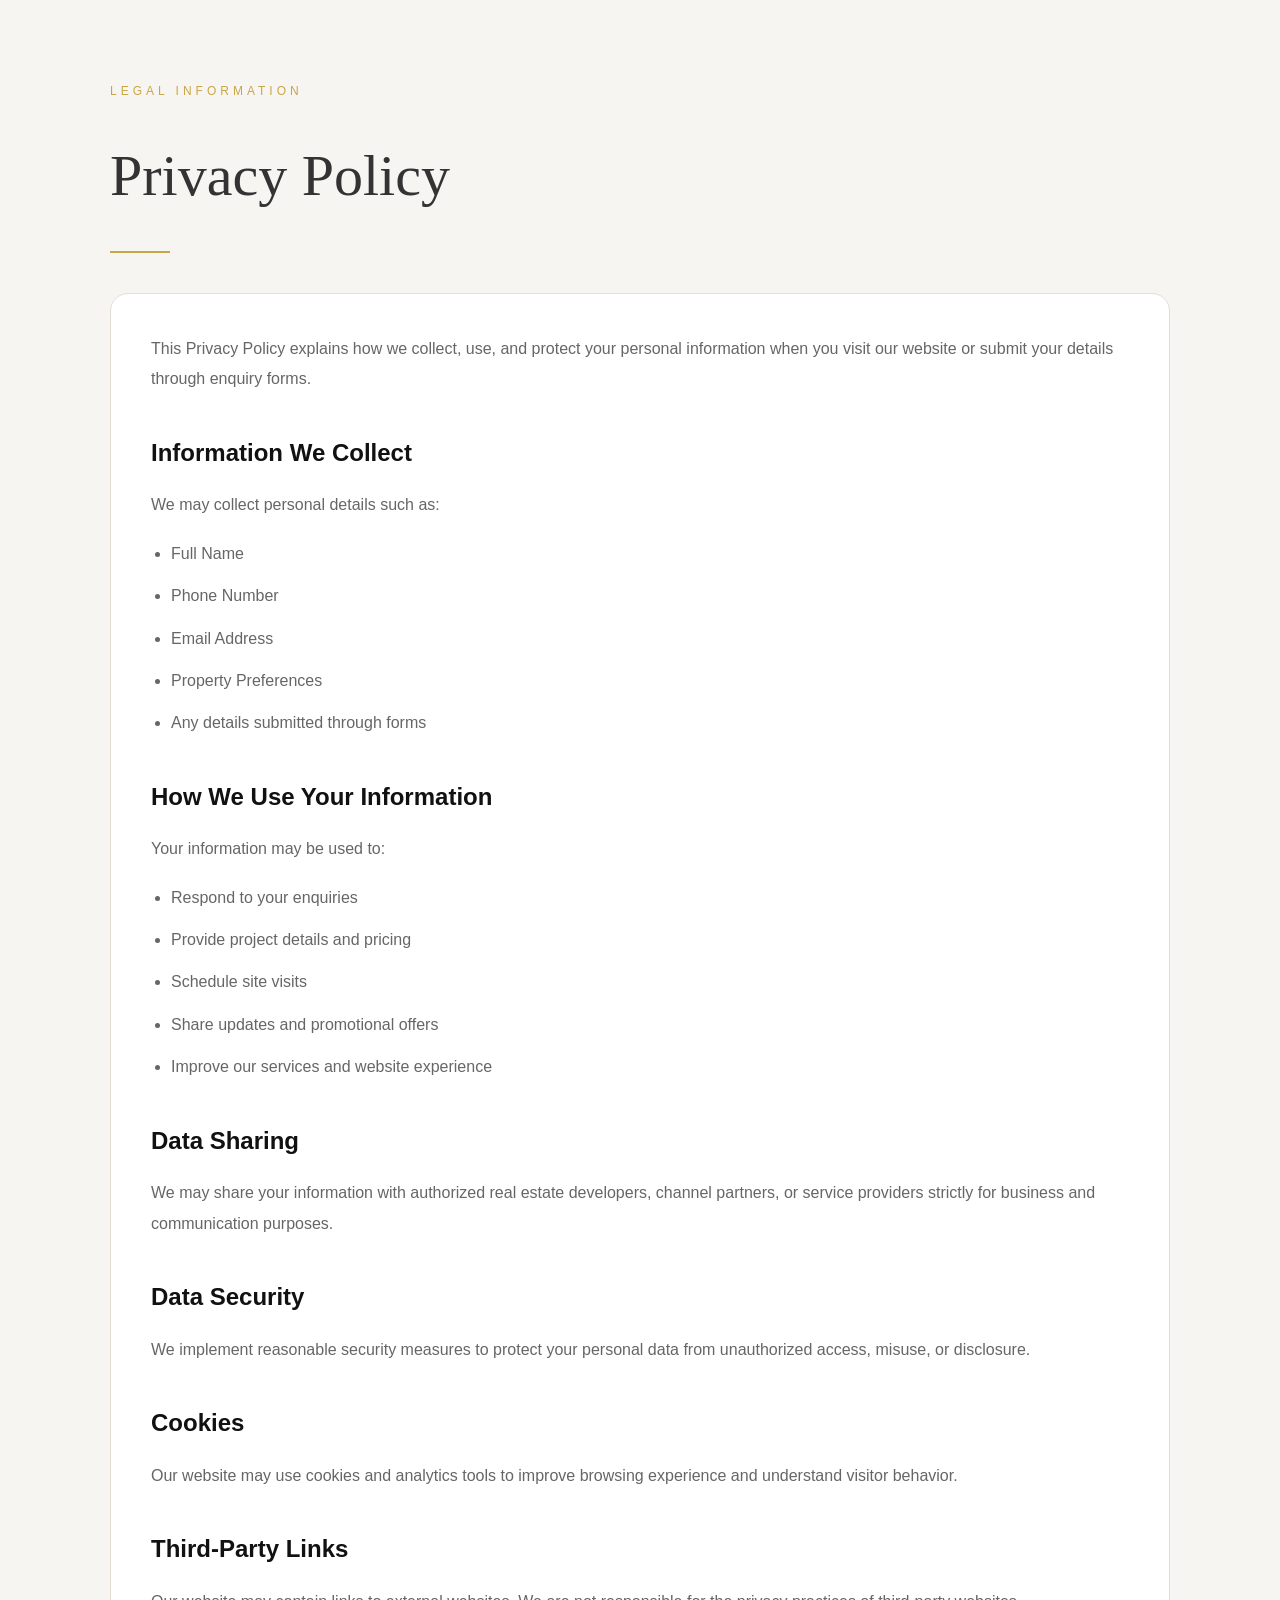
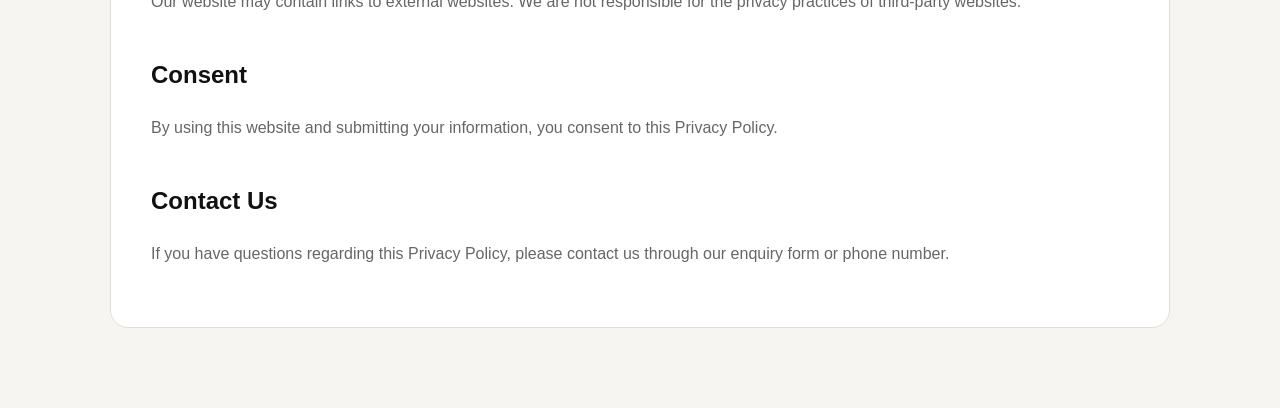
<file: privacy-policy.html>
<!DOCTYPE html>
<html lang="en">
<head>
  <meta charset="UTF-8">
  <meta name="viewport" content="width=device-width, initial-scale=1.0">
  <title>Privacy Policy</title>

  <style>

    *{
      margin:0;
      padding:0;
      box-sizing:border-box;
      font-family: Arial, sans-serif;
    }

    body{
      background:#f7f5f2;
      color:#333;
      line-height:1.9;
    }

    .policy-section{
      max-width:1100px;
      margin:auto;
      padding:80px 20px;
    }

    .small-title{
      color:#c9a646;
      text-transform:uppercase;
      letter-spacing:4px;
      font-size:12px;
      margin-bottom:18px;
    }

    .main-title{
      font-size:58px;
      font-family: Georgia, serif;
      font-weight:300;
      margin-bottom:20px;
    }

    .gold-line{
      width:60px;
      height:2px;
      background:#c9a646;
      margin-bottom:40px;
    }

    .policy-content{
      background:#fff;
      border:1px solid #e3ddd4;
      border-radius:18px;
      padding:40px;
    }

    .policy-content h3{
      margin-top:35px;
      margin-bottom:15px;
      color:#111;
      font-size:24px;
    }

    .policy-content p{
      margin-bottom:18px;
      color:#666;
      font-size:16px;
    }

    .policy-content ul{
      margin-left:20px;
      color:#666;
    }

    .policy-content li{
      margin-bottom:12px;
    }

    @media(max-width:768px){

      .main-title{
        font-size:42px;
      }

      .policy-content{
        padding:25px;
      }

    }

  </style>
</head>
<body>

  <section class="policy-section">

    <div class="small-title">
      Legal Information
    </div>

    <h1 class="main-title">
      Privacy Policy
    </h1>

    <div class="gold-line"></div>

    <div class="policy-content">

      <p>
        This Privacy Policy explains how we collect, use,
        and protect your personal information when you visit
        our website or submit your details through enquiry forms.
      </p>

      <h3>Information We Collect</h3>

      <p>
        We may collect personal details such as:
      </p>

      <ul>
        <li>Full Name</li>
        <li>Phone Number</li>
        <li>Email Address</li>
        <li>Property Preferences</li>
        <li>Any details submitted through forms</li>
      </ul>

      <h3>How We Use Your Information</h3>

      <p>
        Your information may be used to:
      </p>

      <ul>
        <li>Respond to your enquiries</li>
        <li>Provide project details and pricing</li>
        <li>Schedule site visits</li>
        <li>Share updates and promotional offers</li>
        <li>Improve our services and website experience</li>
      </ul>

      <h3>Data Sharing</h3>

      <p>
        We may share your information with authorized real estate
        developers, channel partners, or service providers strictly
        for business and communication purposes.
      </p>

      <h3>Data Security</h3>

      <p>
        We implement reasonable security measures to protect your
        personal data from unauthorized access, misuse, or disclosure.
      </p>

      <h3>Cookies</h3>

      <p>
        Our website may use cookies and analytics tools to improve
        browsing experience and understand visitor behavior.
      </p>

      <h3>Third-Party Links</h3>

      <p>
        Our website may contain links to external websites.
        We are not responsible for the privacy practices
        of third-party websites.
      </p>

      <h3>Consent</h3>

      <p>
        By using this website and submitting your information,
        you consent to this Privacy Policy.
      </p>

      <h3>Contact Us</h3>

      <p>
        If you have questions regarding this Privacy Policy,
        please contact us through our enquiry form or phone number.
      </p>

    </div>

  </section>

</body>
</html>
</file>
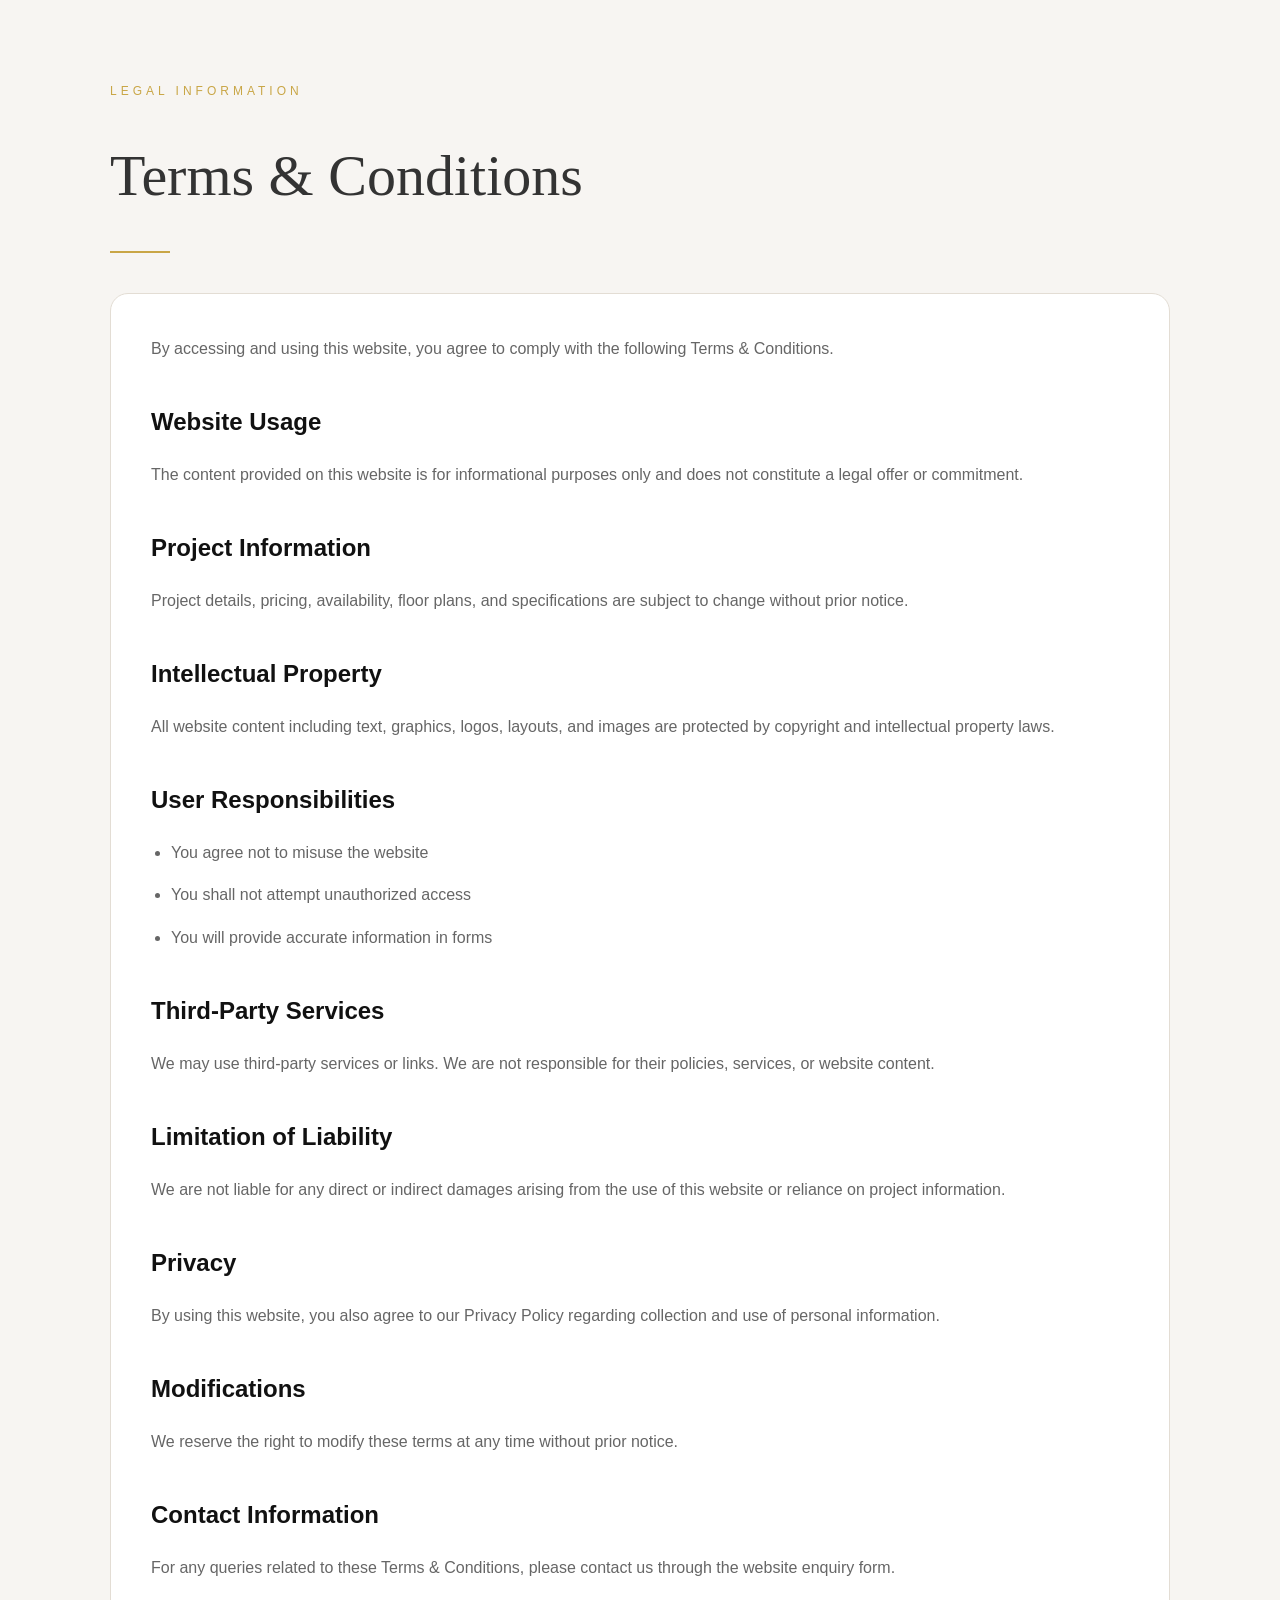
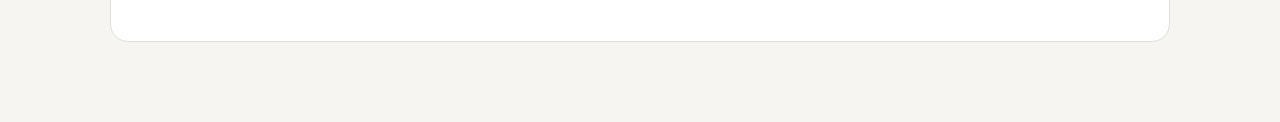
<file: terms_condition.html>
<!DOCTYPE html>
<html lang="en">
<head>
  <meta charset="UTF-8">
  <meta name="viewport" content="width=device-width, initial-scale=1.0">
  <title>Terms & Conditions</title>

  <style>

    *{
      margin:0;
      padding:0;
      box-sizing:border-box;
      font-family: Arial, sans-serif;
    }

    body{
      background:#f7f5f2;
      color:#333;
      line-height:1.9;
    }

    .terms-section{
      max-width:1100px;
      margin:auto;
      padding:80px 20px;
    }

    .small-title{
      color:#c9a646;
      text-transform:uppercase;
      letter-spacing:4px;
      font-size:12px;
      margin-bottom:18px;
    }

    .main-title{
      font-size:58px;
      font-family: Georgia, serif;
      font-weight:300;
      margin-bottom:20px;
    }

    .gold-line{
      width:60px;
      height:2px;
      background:#c9a646;
      margin-bottom:40px;
    }

    .terms-content{
      background:#fff;
      border:1px solid #e3ddd4;
      border-radius:18px;
      padding:40px;
    }

    .terms-content h3{
      margin-top:35px;
      margin-bottom:15px;
      color:#111;
      font-size:24px;
    }

    .terms-content p{
      margin-bottom:18px;
      color:#666;
      font-size:16px;
    }

    .terms-content ul{
      margin-left:20px;
      color:#666;
    }

    .terms-content li{
      margin-bottom:12px;
    }

    @media(max-width:768px){

      .main-title{
        font-size:42px;
      }

      .terms-content{
        padding:25px;
      }

    }

  </style>
</head>
<body>

  <section class="terms-section">

    <div class="small-title">
      Legal Information
    </div>

    <h1 class="main-title">
      Terms & Conditions
    </h1>

    <div class="gold-line"></div>

    <div class="terms-content">

      <p>
        By accessing and using this website, you agree
        to comply with the following Terms & Conditions.
      </p>

      <h3>Website Usage</h3>

      <p>
        The content provided on this website is for
        informational purposes only and does not constitute
        a legal offer or commitment.
      </p>

      <h3>Project Information</h3>

      <p>
        Project details, pricing, availability, floor plans,
        and specifications are subject to change without prior notice.
      </p>

      <h3>Intellectual Property</h3>

      <p>
        All website content including text, graphics,
        logos, layouts, and images are protected by
        copyright and intellectual property laws.
      </p>

      <h3>User Responsibilities</h3>

      <ul>
        <li>You agree not to misuse the website</li>
        <li>You shall not attempt unauthorized access</li>
        <li>You will provide accurate information in forms</li>
      </ul>

      <h3>Third-Party Services</h3>

      <p>
        We may use third-party services or links.
        We are not responsible for their policies,
        services, or website content.
      </p>

      <h3>Limitation of Liability</h3>

      <p>
        We are not liable for any direct or indirect damages
        arising from the use of this website or reliance on
        project information.
      </p>

      <h3>Privacy</h3>

      <p>
        By using this website, you also agree to our
        Privacy Policy regarding collection and use
        of personal information.
      </p>

      <h3>Modifications</h3>

      <p>
        We reserve the right to modify these terms
        at any time without prior notice.
      </p>

      <h3>Contact Information</h3>

      <p>
        For any queries related to these Terms & Conditions,
        please contact us through the website enquiry form.
      </p>

    </div>

  </section>

</body>
</html>
</file>
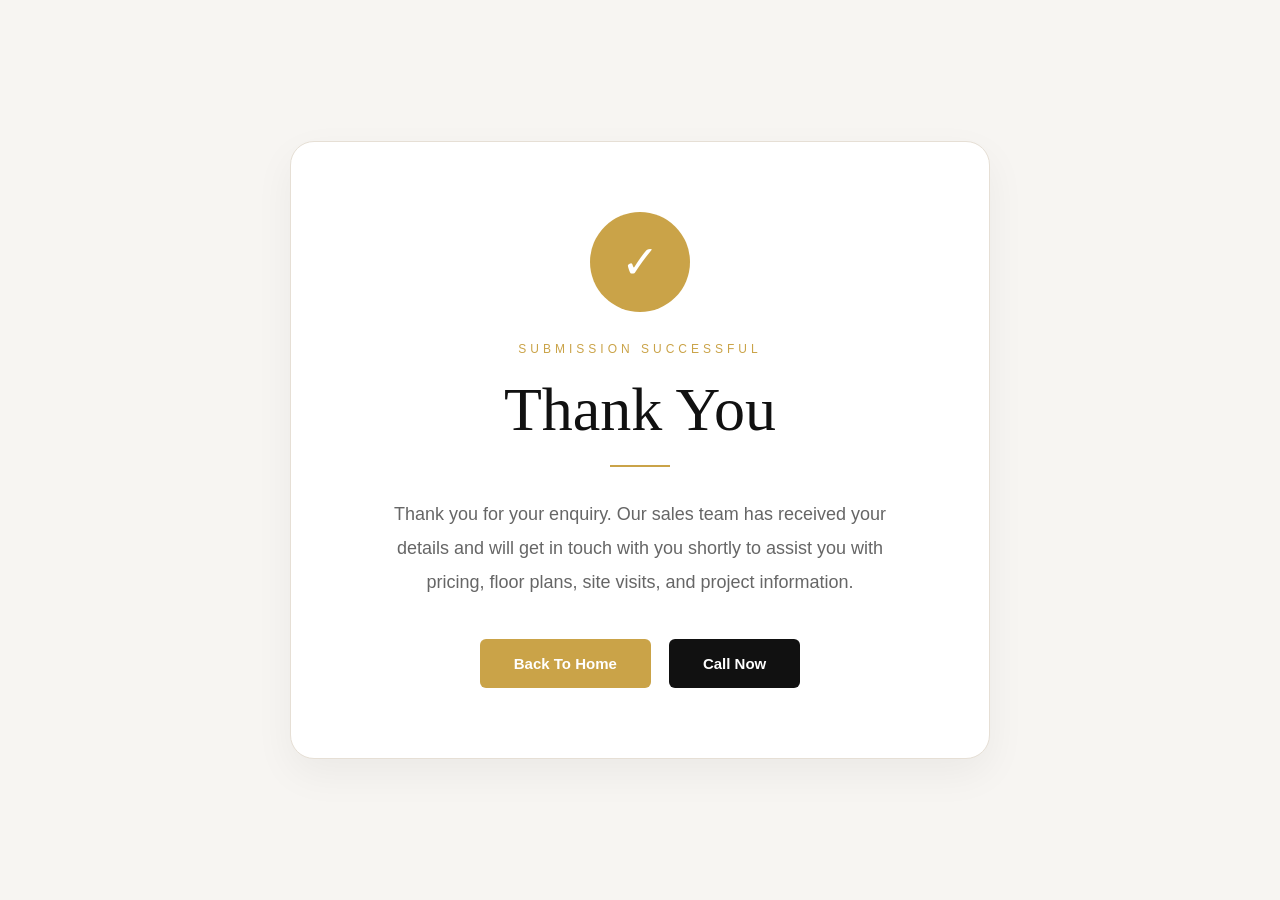
<file: thank_you.html>
<!DOCTYPE html>
<html lang="en">
<head>
  <meta charset="UTF-8">
  <meta name="viewport" content="width=device-width, initial-scale=1.0">
  <title>Thank You</title>

  <style>

    *{
      margin:0;
      padding:0;
      box-sizing:border-box;
      font-family: Arial, sans-serif;
    }

    body{
      background:#f7f5f2;
      min-height:100vh;

      display:flex;
      align-items:center;
      justify-content:center;

      padding:20px;
      color:#222;
    }

    .thankyou-box{
      width:100%;
      max-width:700px;

      background:#fff;
      border:1px solid #e6dfd5;
      border-radius:24px;

      padding:70px 50px;

      text-align:center;

      box-shadow:0 15px 40px rgba(0,0,0,0.05);
    }

    /* ICON */
    .success-icon{
      width:100px;
      height:100px;

      margin:0 auto 30px;

      border-radius:50%;

      background:#caa348;

      display:flex;
      align-items:center;
      justify-content:center;

      color:#fff;
      font-size:46px;
    }

    /* SMALL TEXT */
    .small-title{
      color:#caa348;
      text-transform:uppercase;
      letter-spacing:4px;
      font-size:12px;
      margin-bottom:18px;
    }

    /* TITLE */
    .main-title{
      font-size:62px;
      font-family: Georgia, serif;
      font-weight:300;

      margin-bottom:20px;
      color:#111;
    }

    /* LINE */
    .gold-line{
      width:60px;
      height:2px;
      background:#caa348;

      margin:0 auto 30px;
    }

    /* DESCRIPTION */
    .description{
      font-size:18px;
      line-height:1.9;
      color:#666;

      max-width:520px;
      margin:0 auto 40px;
    }

    /* INFO BOX */
    .info-box{
      background:#f8f6f2;
      border:1px solid #ebe4d9;

      border-radius:16px;

      padding:22px;

      margin-bottom:35px;

      color:#666;
      line-height:1.8;
    }

    /* BUTTONS */
    .button-group{
      display:flex;
      justify-content:center;
      gap:18px;
      flex-wrap:wrap;
    }

    .btn{
      padding:16px 34px;

      border:none;
      border-radius:6px;

      cursor:pointer;

      text-decoration:none;

      font-size:15px;
      font-weight:600;

      transition:0.3s;
    }

    .primary-btn{
      background:#caa348;
      color:#fff;
    }

    .primary-btn:hover{
      background:#b7923c;
    }

    .secondary-btn{
      background:#111;
      color:#fff;
    }

    .secondary-btn:hover{
      background:#333;
    }

    /* RESPONSIVE */
    @media(max-width:768px){

      .thankyou-box{
        padding:50px 25px;
      }

      .main-title{
        font-size:42px;
      }

      .description{
        font-size:16px;
      }

      .success-icon{
        width:80px;
        height:80px;
        font-size:38px;
      }

    }

  </style>
</head>
<body>

  <div class="thankyou-box">

    <!-- ICON -->
    <div class="success-icon">
      ✓
    </div>

    <!-- SMALL TITLE -->
    <div class="small-title">
      Submission Successful
    </div>

    <!-- TITLE -->
    <h1 class="main-title">
      Thank You
    </h1>

    <!-- LINE -->
    <div class="gold-line"></div>

    <!-- DESCRIPTION -->
    <p class="description">

      Thank you for your enquiry.

      Our sales team has received your details and
      will get in touch with you shortly to assist
      you with pricing, floor plans, site visits,
      and project information.

    </p>

    <!-- INFO BOX -->
    

    <!-- BUTTONS -->
    <div class="button-group">

      <a href="index.html" class="btn primary-btn">
        Back To Home
      </a>

      <a href="tel:+917090000779" class="btn secondary-btn">
        Call Now
      </a>

    </div>

  </div>

</body>
</html>
</file>
